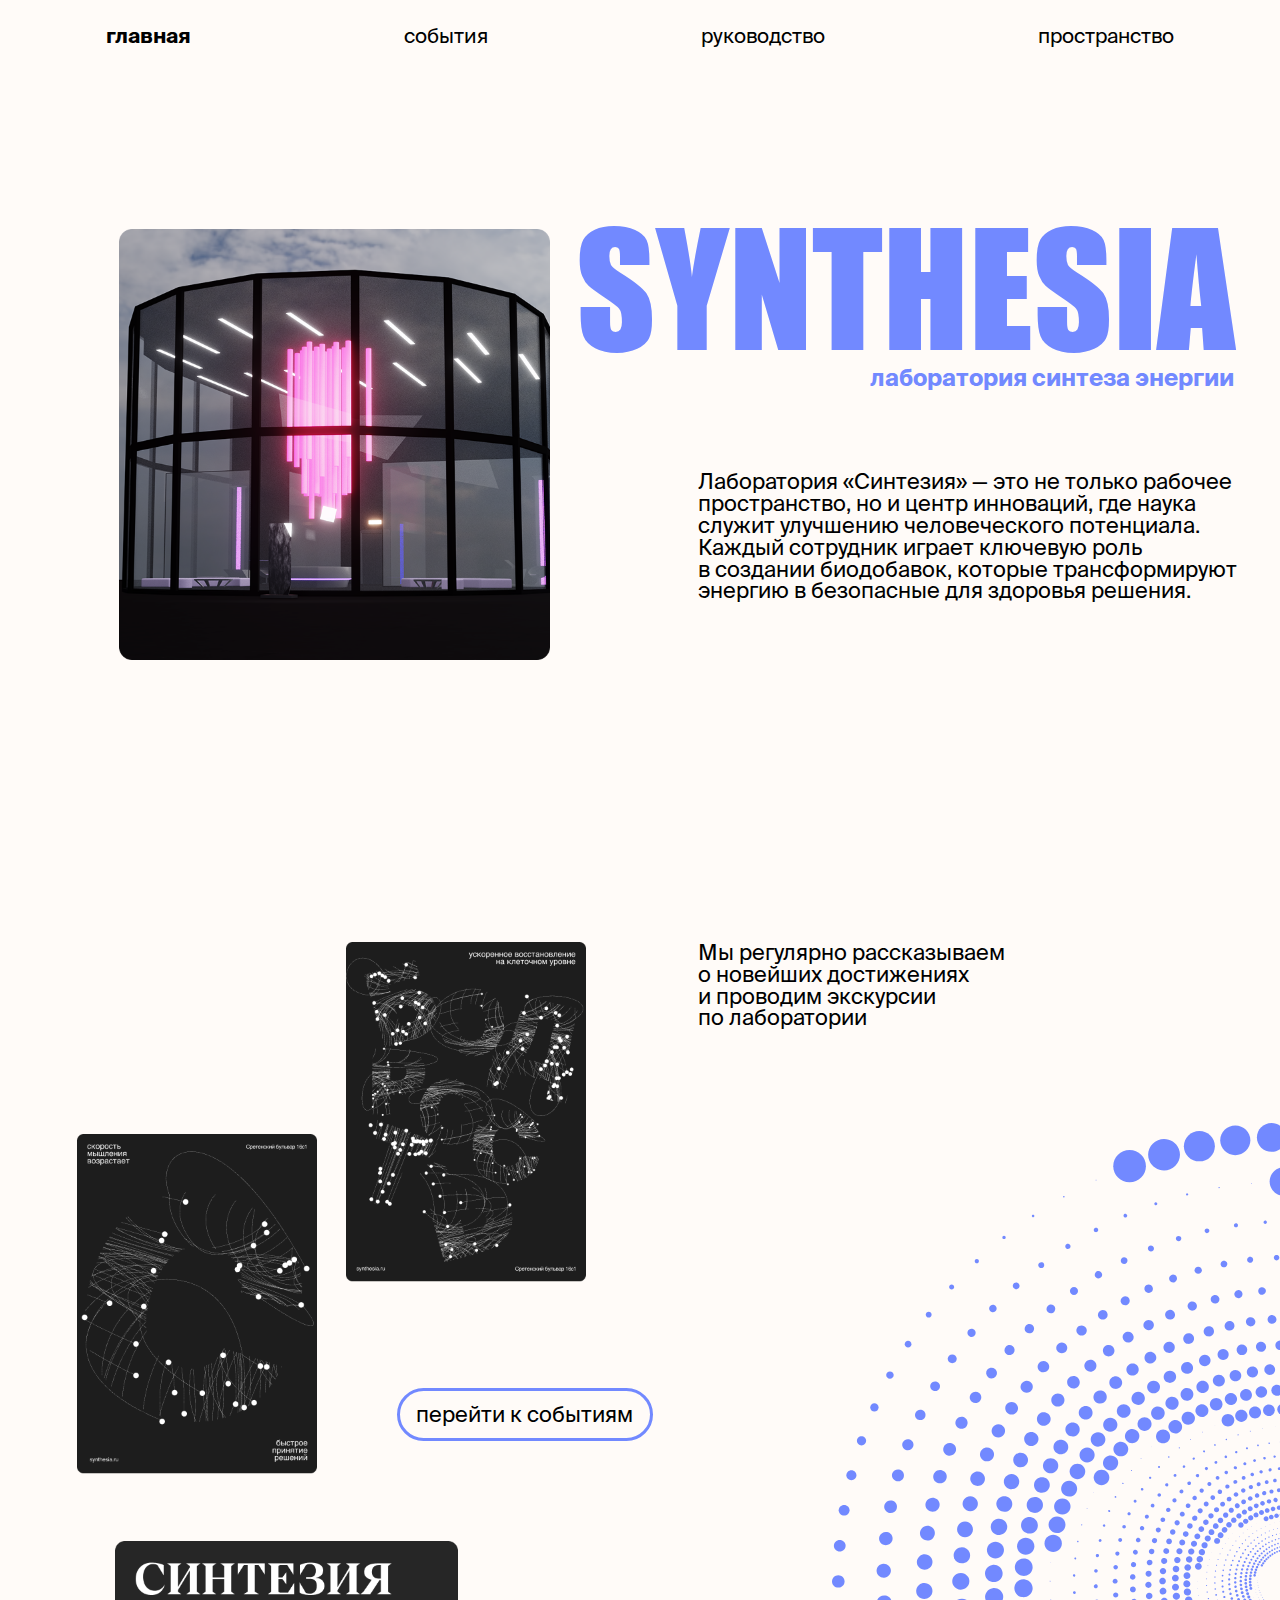
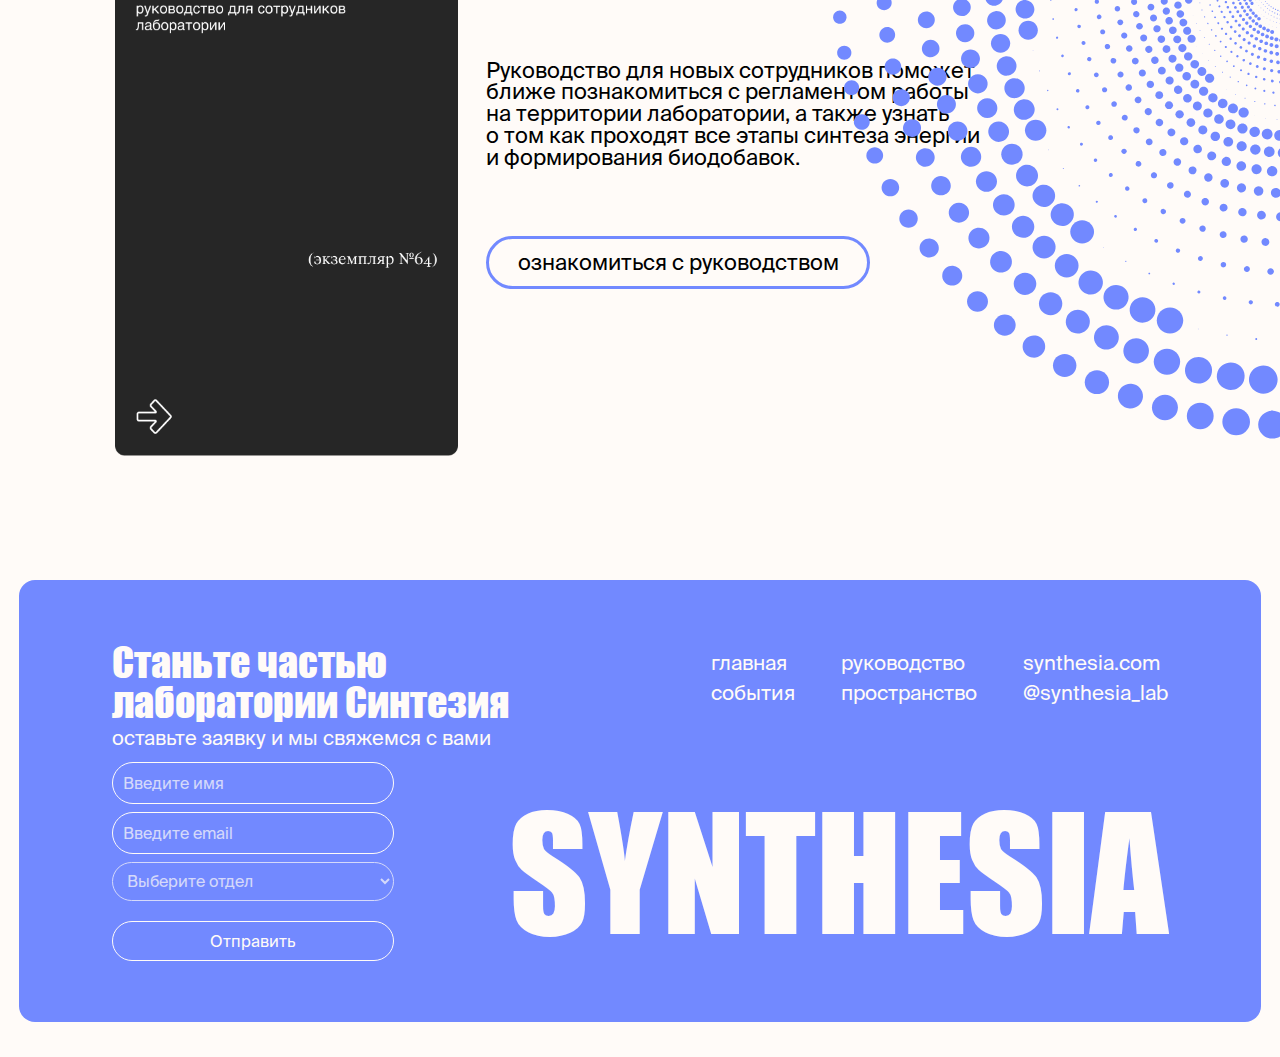
<file: index.html>
<!DOCTYPE html>
<html lang="en">
<head>
  <meta charset="UTF-8">
  <meta name="viewport" content="width=device-width, initial-scale=1.0">
  <title>Synthesia lab</title>
  <link rel="shortcut icon" href="./img/favicon.svg" type="image/x-icon">
  <link rel="stylesheet" href="./style/style.css">
  <script src="./script/scroll.js"></script>
</head>
<body>
  <header>
      <nav class="desktop-menu">
        <a href="index.html" class="nav-index-1">главная</a>
        <a href="events.html" class="nav-events-1">события</a>
        <a href="guide.html" class="nav-guide-1">руководство</a>
        <a href="space.html" class="nav-space-1">пространство</a>
      </nav>
    </header>
  <main>
    <section class="main-first-section">
      <h1>SYNTHESIA</h1>
      <p class="main-first-section-p">лаборатория синтеза энергии</p>
      <img src="./img/index-main.png" alt="">
      <p class="main-first-section-p-2">Лаборатория «Cинтезия» — это не только рабочее<br>пространство, но и центр инноваций, где наука<br>
      служит улучшению человеческого потенциала.<br>Каждый сотрудник играет ключевую роль<br>
      в создании биодобавок, которые трансформируют<br>энергию в безопасные для здоровья решения.</p>
    </section>

    <section class="main-second-section">
      <img class="main-poster-1" src="./img/main-poster-1.png" alt="">
      <img class="main-poster-2" src="./img/main-poster-2.png" alt="">
      <p>
        Мы регулярно рассказываем<br>
        о новейших достижениях<br>и проводим экскурсии<br>по лаборатории
      </p>
      <button class="go-to-events"><a href="./events.html">перейти к событиям</a> </button>
      <p class="index-p">Руководство для новых сотрудников поможет<br>ближе познакомиться с регламентом работы<br>
      на территории лаборатории, а также узнать<br>
      о том как проходят все этапы синтеза энергии<br>
      и формирования биодобавок.</p>
      <button class="go-to-guide"><a href="./guide.html">ознакомиться с руководством</a></button>
      <img class="main-cover" src="./img/main-book-cover.png" alt="">
      <img class="blue-circle" id="rotating_circle" src="./img/blue_circle.svg" alt="">
    </section>
  </main>

<footer>
    <div class="footer-wrapper">
      <div class="footer-form">
        <h3>Станьте частью<br>лаборатории Синтезия</h3>
        <p>оставьте заявку и мы свяжемся с вами</p>
        <form action="javascript:void(0);" method="post">
        <p>
          <input type="text" name="name" id="name" placeholder="Введите имя" required autocomplete="off">
        </p>
        <p>
          <input type="email" name="email" id="email" placeholder="Введите email" required autocomplete="off">
        </p>
        <select name="отдел" id="department" required>
          <option value="">Выберите отдел</option> 
          <option value="consult">Консультирование</option> 
          <option value="development">Разработка</option> 
          <option value="storage">Хранение</option> 
          <option value="synthesis">Синтез</option>
        </select><br>
        <button class="send" type="submit"><a href="./404.html">Отправить</a></button>
        </form>
      </div>
      <div class="footer-right-side">
        <div class="footer-nav">
          <div>
            <a href="index.html" class="footer-index"><p>главная</p></a>
            <a href="events.html" class="footer-events"><p>события</p></a>
          </div>
          <div>
            <a href="guide.html" class="footer-guide"><p>руководство</p></a>
            <a href="space.html" class="footer-space"><p>пространство</p></a>
          </div>
          <div>
            <p>synthesia.com</p>
          <p>@synthesia_lab</p>
          </div>
        </div>
        <h1>SYNTHESIA</h1>
      </div>
    </div>
  </footer>

</body>
</html>
</file>
<file: style/style.css>
@import url(./reset.css);
@import url(./fonts.css);
@import url(./layout.css);
</file>
